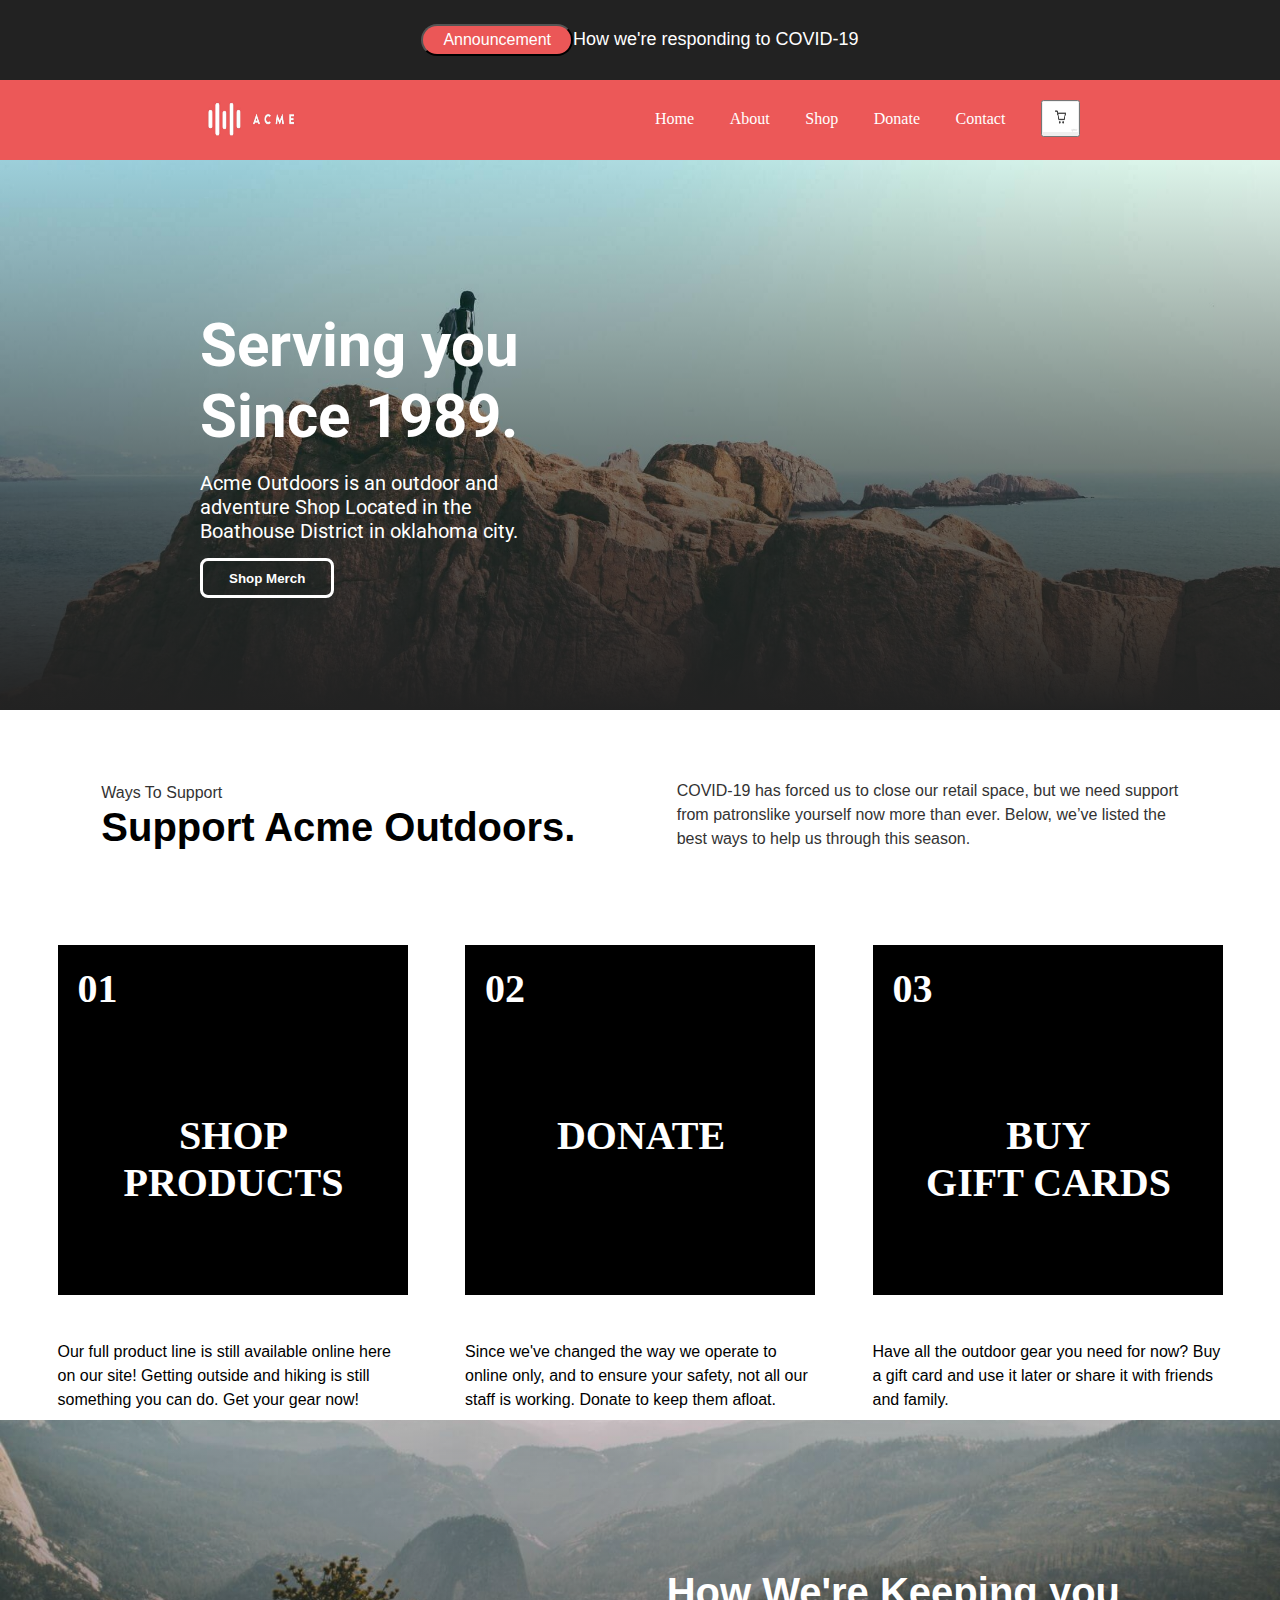
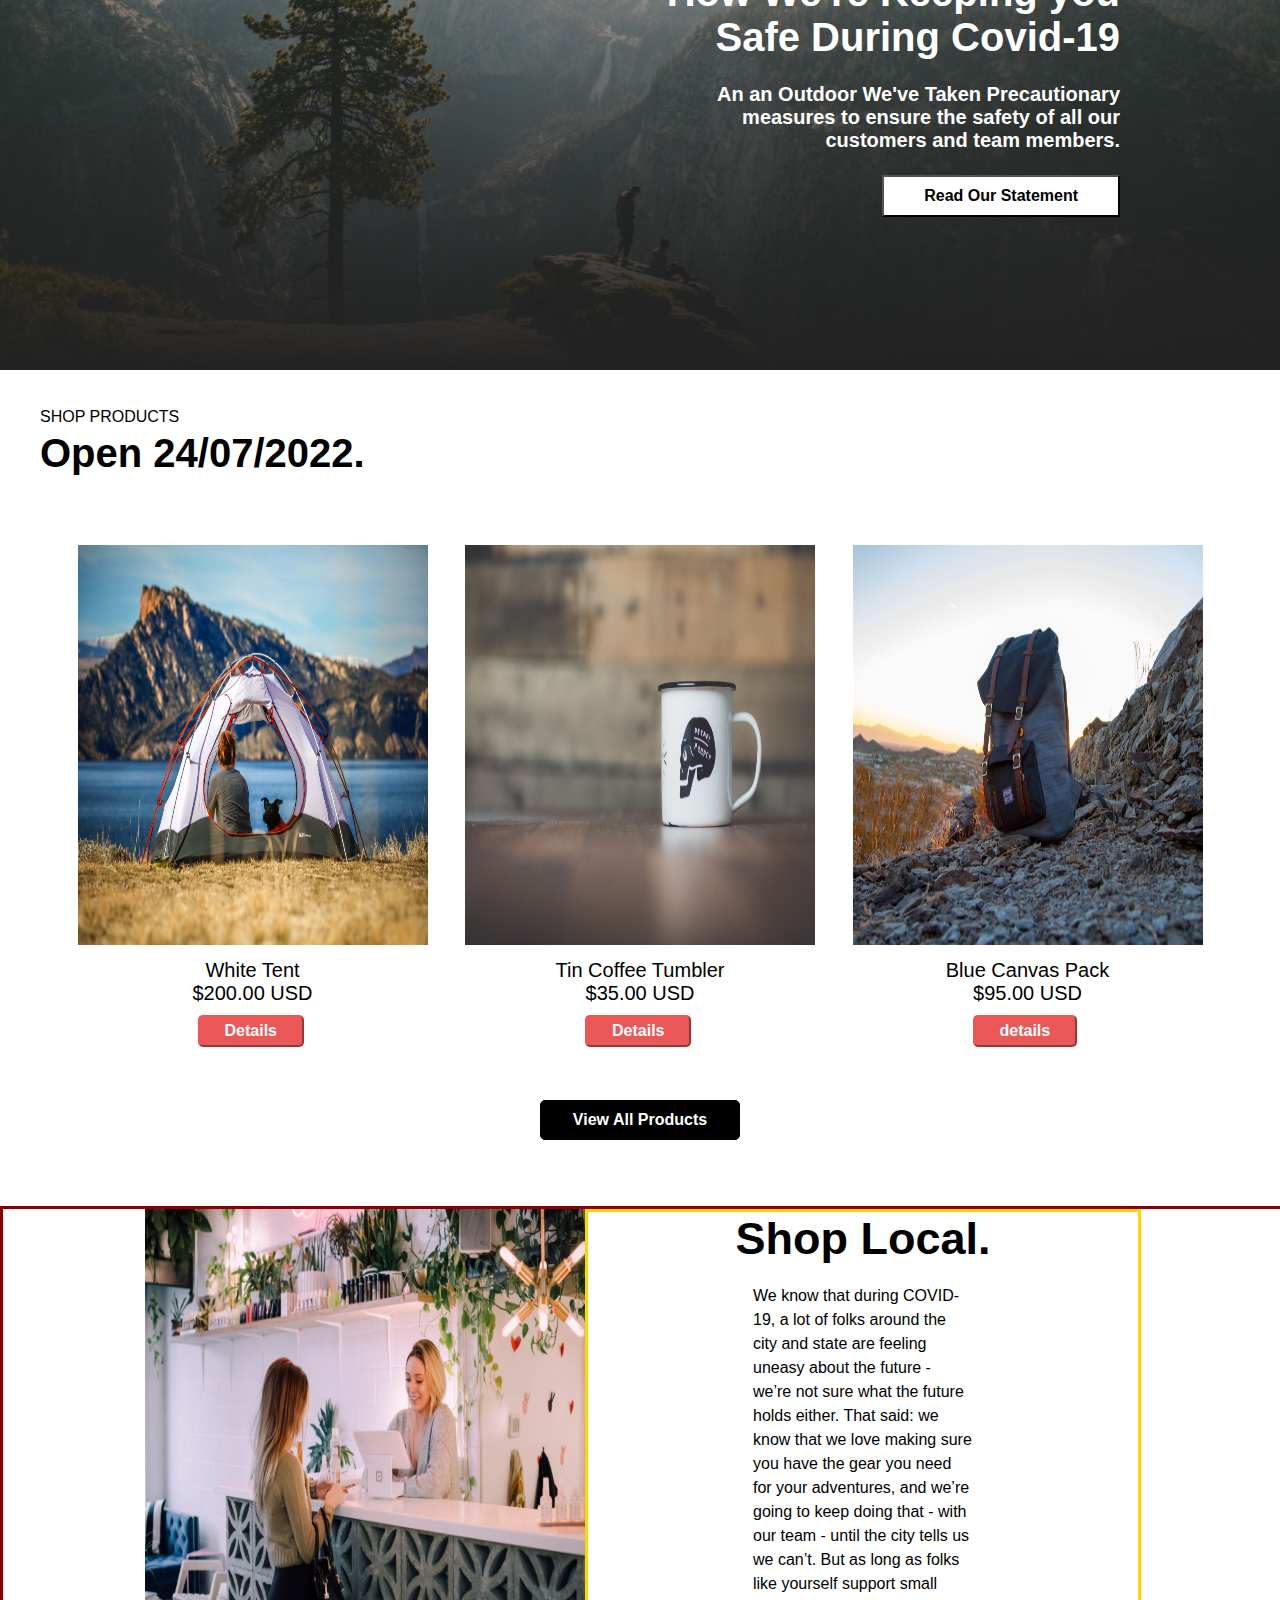
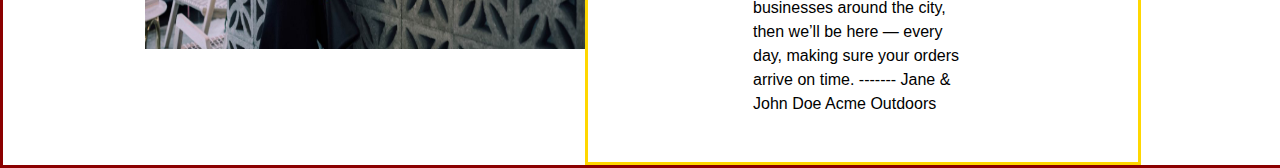
<file: index.html>
<!DOCTYPE html>
<html lang="en">

<head>
    <meta charset="UTF-8">
    <meta http-equiv="X-UA-Compatible" content="IE=edge">
    <meta name="viewport" content="width=device-width, initial-scale=1.0">
    <title>Website_program1</title>
    <link rel="preconnect" href="https://fonts.googleapis.com">
    <link rel="preconnect" href="https://fonts.gstatic.com" crossorigin>
    <link href="https://fonts.googleapis.com/css2?family=Roboto:wght@400;500;700&display=swap" rel="stylesheet">
    <link rel="preconnect" href="https://fonts.googleapis.com">
    <link rel="preconnect" href="https://fonts.gstatic.com" crossorigin>
    <link href="https://fonts.googleapis.com/css2?family=Cormorant+SC:wght@400;500;700&display=swap" rel="stylesheet">
    <link rel="stylesheet" href="style1.css">
</head>

<body>
    <div class="parent">
        <div class="parentchild">
            <h4 class="parenthead"><button class="parentbutton">Announcement</button>How we're responding to COVID-19
            </h4>
        </div>
    </div>
    <nav class="navparent">
        <div class="navleft">
            <img src="acme.png" class="acmelogo" alt="download">
        </div>
        <div class="navright">
            <ol class="navorderlist">
                <li> Home </li>
                <li> About </li>
                <li> Shop </li>
                <li> Donate </li>
                <li> Contact </li>
                <li> <button class="navbutton"> <img src="bucket.jpg" class="bucketlogo" alt="download"></button></li>
            </ol>
        </div>
    </nav>
    <main class="mainparent">
        <div class="maindiv">
            <h1 class="mhead"> Serving you
                <br>
                Since 1989.
            </h1>
            <br>
            <div class="mainpragparent">
                <p class="mainprag"> Acme Outdoors is an outdoor and adventure
                    Shop Located in the Boathouse District in
                    oklahoma city.
                </p>
            </div>
            <br>
            <br>
            <br>
            <button class="mainbutton"> Shop Merch </button>
        </div>
    </main>
    <div class="parentdiv">
        <div class="parentleftdiv">
            <p class="parentleftprag">Ways To Support </p>
            <h1 class="phead">Support Acme Outdoors.</h1>
        </div>
        <div class="parentrightdiv">
            <p class="parentrightprag">COVID-19 has forced us to close our retail space, but we need support from
                patronslike yourself now more
                than ever. Below, we’ve listed the best ways to help us through this season.</p>
        </div>
    </div>
    <div class="container">
        <div class="box">
            <div class="upbox">
                <h1 class="upboxhead">01</h1>
                <p class="upboxprag">
                    SHOP
                    <br>
                    PRODUCTS
                </p>
            </div>
            <div class="lowerbox">
                <p class="prag">Our full product line is still available online here on our site! Getting outside and
                    hiking
                    is still
                    something you can do. Get your gear now!</p>
            </div>
        </div>
        <div class="box">
            <div class="upbox">
                <h1 class="upboxhead">02</h1>
                <p class="upboxprag">
                    DONATE
                </p>
            </div>
            <div class="lowerbox">
                <p class="prag"> Since we've changed the way we operate to online only, and to ensure your safety, not
                    all
                    our staff is
                    working. Donate to keep them afloat.</p>
            </div>
        </div>
        <div class="box">
            <div class="upbox">
                <h1 class="upboxhead">03</h1>
                <p class="upboxprag">
                    BUY
                    <br>
                    GIFT CARDS
                </p>
            </div>
            <div class="lowerbox">
                <p class="prag"> Have all the outdoor gear you need for now? Buy a gift card and use it later or share
                    it
                    with friends
                    and family.</p>
            </div>
        </div>
    </div>
    <div class="backgrounddiv">
        <div class="innerdiv">
            <h1 class="backgroundhead">
                How We're Keeping you
                <br>
                Safe During Covid-19
            </h1>
            <br>
            <p class="backgroundprag"> An an Outdoor We've Taken Precautionary
                <br>
                measures to ensure the safety of all our
                <br>
                customers and team members.
            </p>
            <br>
            <button class="backgroundbutton"> Read Our Statement </button>
        </div>
    </div>
    <div class="datediv">
        <div class="innerdatediv">
            <p class="dateprag"> SHOP PRODUCTS </p>
            <h1 class="datehead"> Open 24/07/2022.</h1>
        </div>
    </div>
    <div class="imagedivparent">
        <div class="container1">
            <div class="imagediv">
                <img src="photo1.jpg" class="image" alt="onlinelink">
                <h3 class="imagehead">
                    White Tent
                    <br>
                    $200.00 USD
                </h3>
                <button class="buttonimage"> Details </button>
            </div>
            <div class="imagediv">
                <img src="photo2.jpg" class="image" alt="onlinelink">
                <h3 class="imagehead">
                    Tin Coffee Tumbler
                    <br>
                    $35.00 USD
                </h3>
                <button class="buttonimage"> Details </button>
            </div>
            <div class="imagediv">
                <img src="photo3.jpg" class="image" alt="onlinelink">
                <h3 class="imagehead">
                    Blue Canvas Pack
                    <br>
                    $95.00 USD
                </h3>
                <button class="buttonimage"> details </button>
            </div>
        </div>
    </div>
    <div class="viewallproducts">
        <button class="viewitems"> View All Products </button>
    </div>
    <br>
    <br>
    <div class="shoplocal">
        <div class="container2">
            <img src="shopimage.jpg" class="girlimage" alt="onlinelink">
            <div class="innershoplocal">
                <h1 class="shoplocalhead">
                    Shop Local.
                </h1>
                <br>
                <p class="shoplocalprag">We know that during COVID-19, a lot of folks around the city and state are
                    feeling
                    uneasy about the
                    future - we’re not sure what the future holds either.

                    That said: we know that we love making sure you have the gear you need for your adventures, and
                    we’re
                    going to keep doing that - with our team - until the city tells us we can’t.

                    But as long as folks like yourself support small businesses around the city, then we’ll be here —
                    every
                    day, making sure your orders arrive on time.

                    -------

                    Jane & John Doe
                    Acme Outdoors</p>
            </div>
        </div>
    </div>
</body>

</html>
</file>
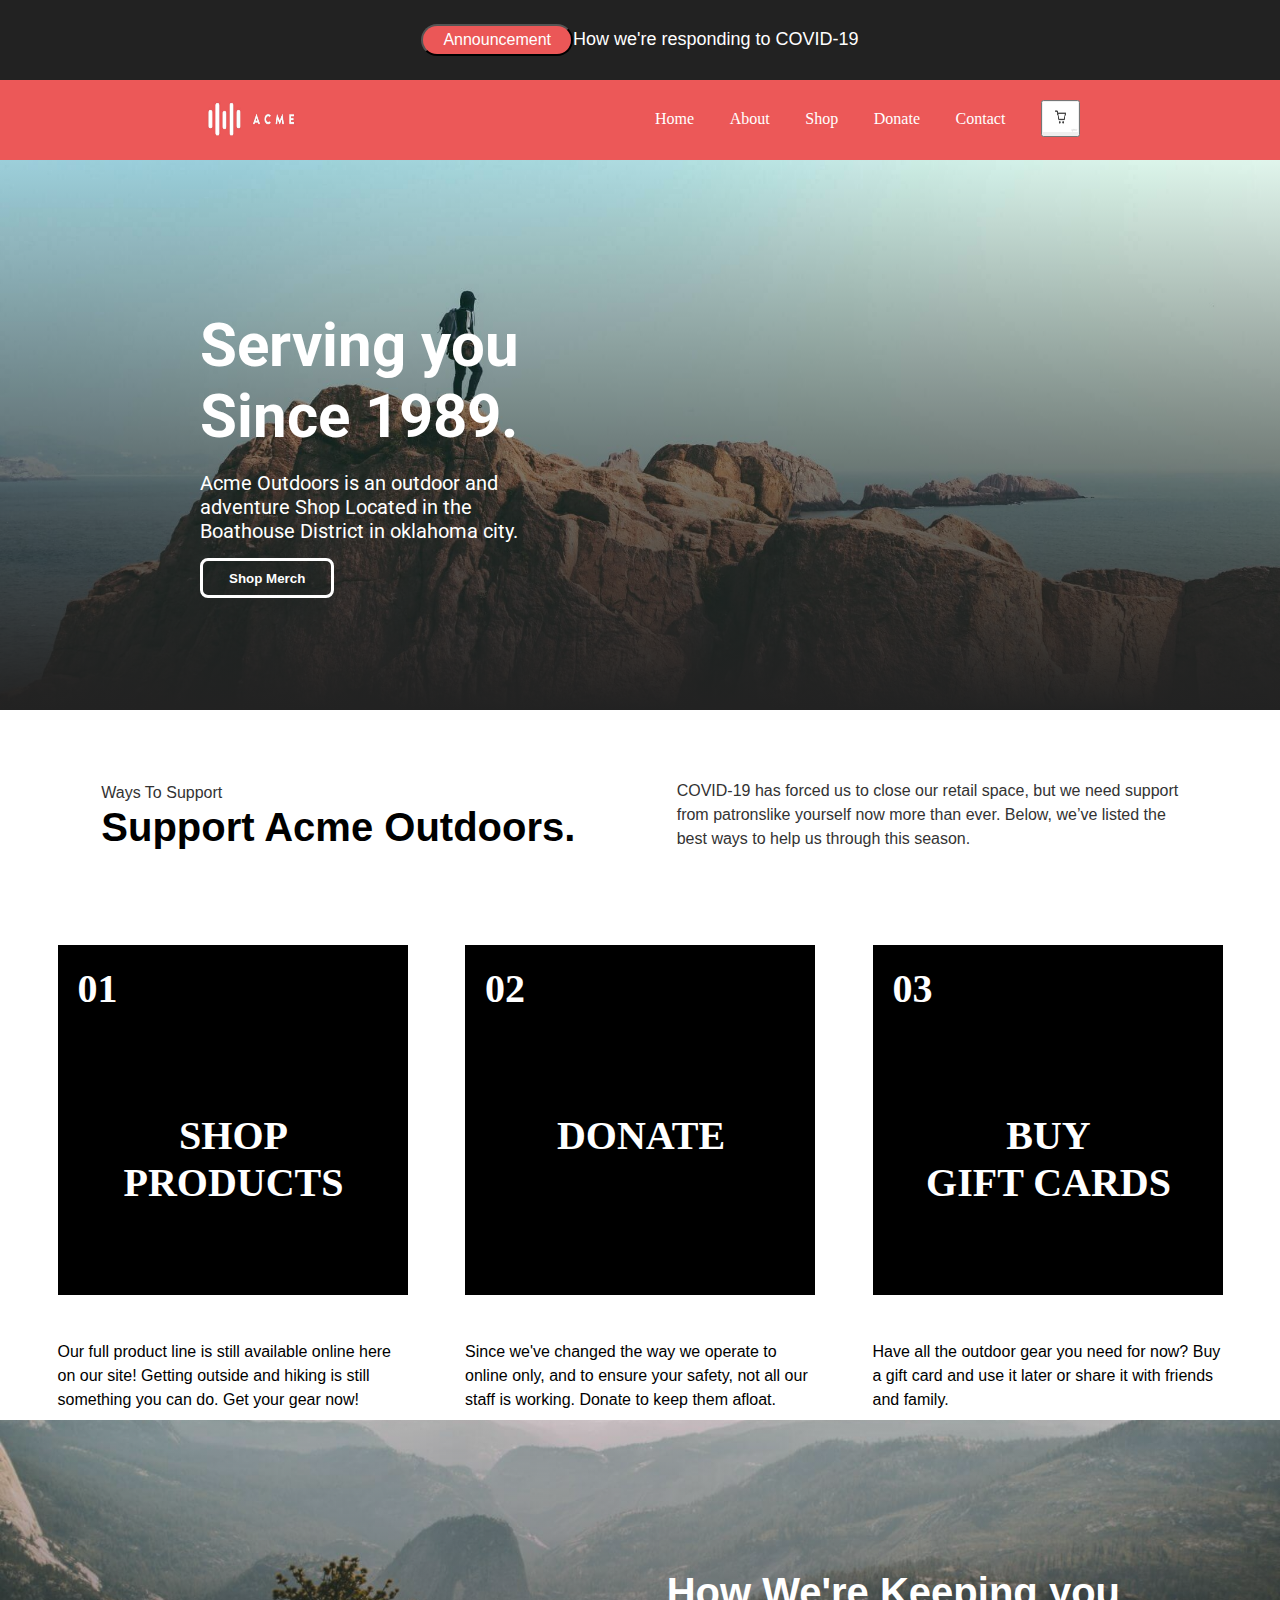
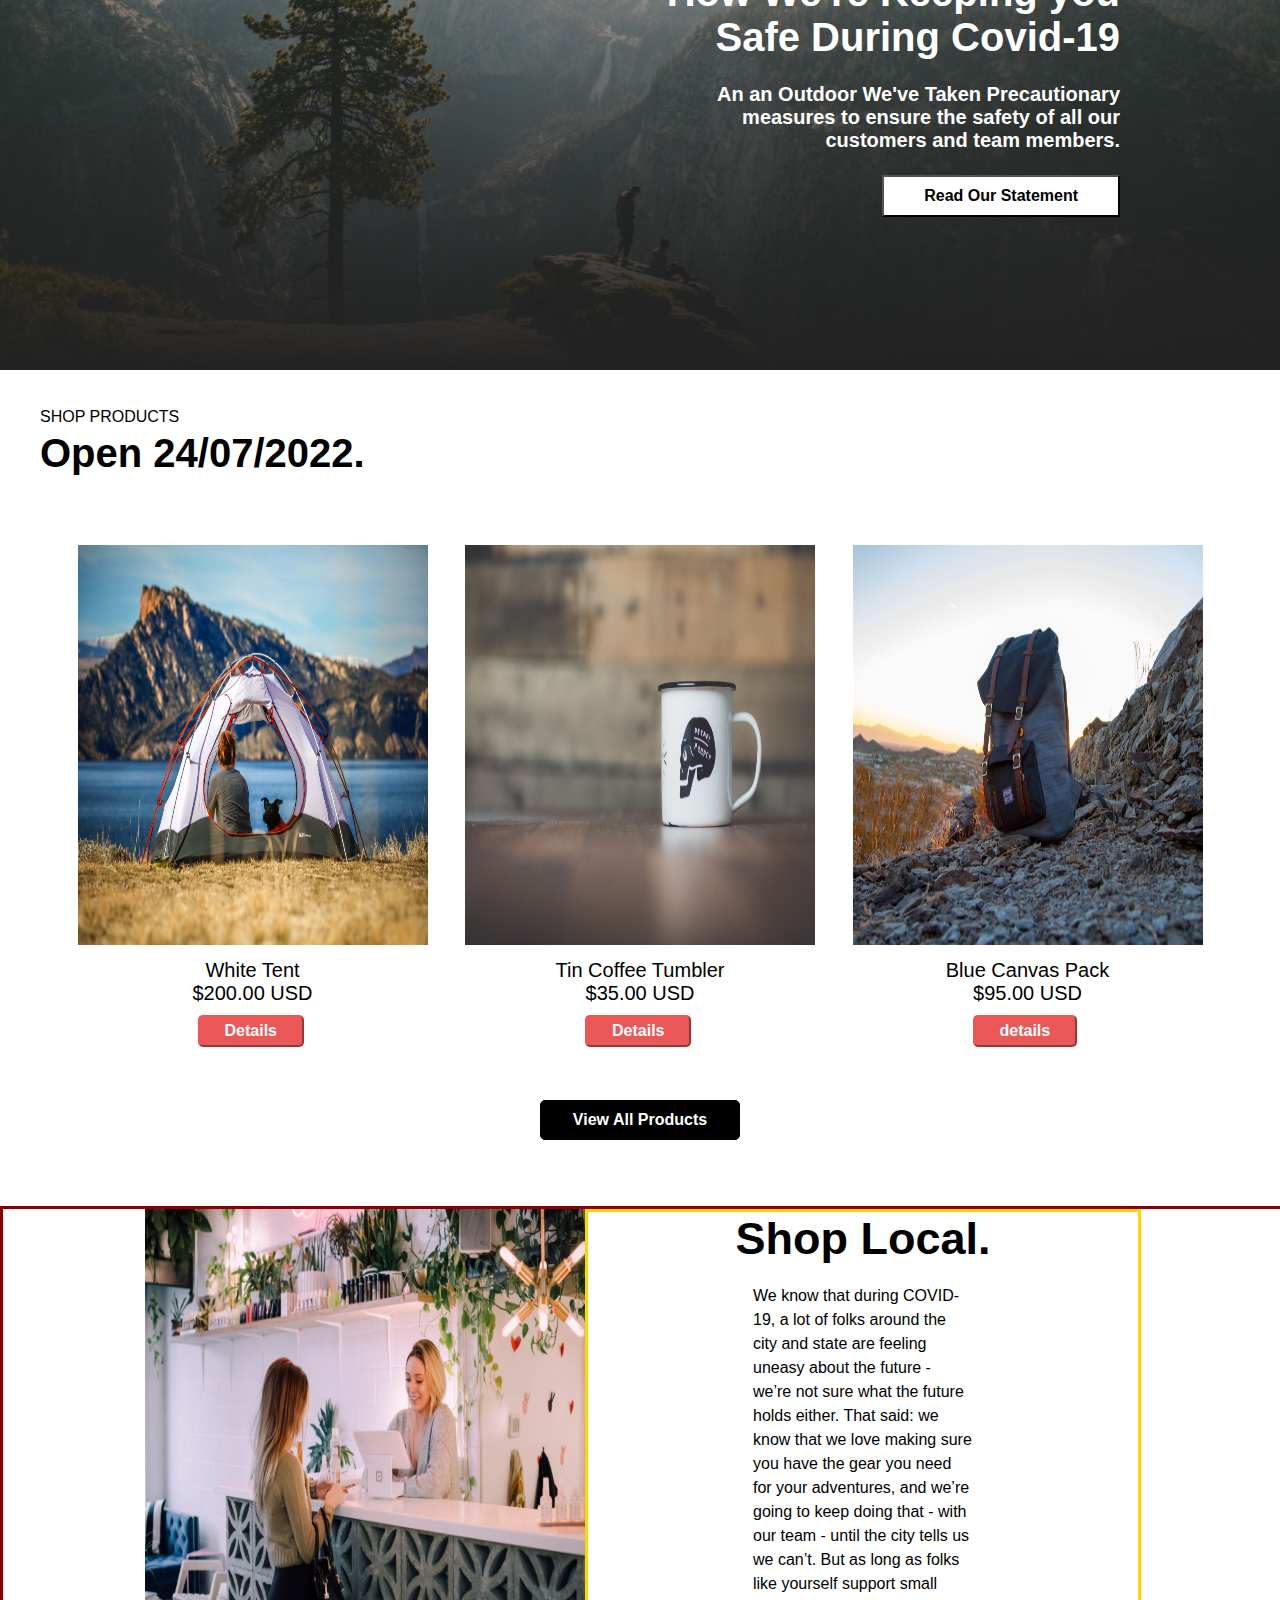
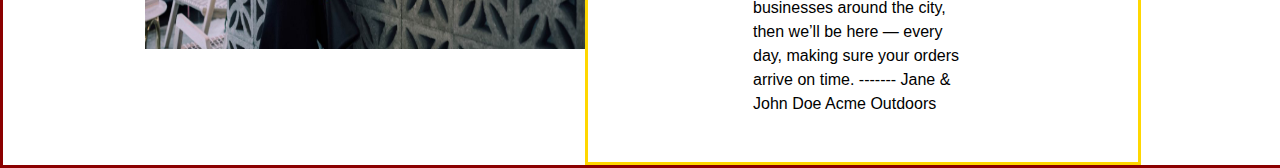
<file: website_program1.html>
<!DOCTYPE html>
<html lang="en">

<head>
    <meta charset="UTF-8">
    <meta http-equiv="X-UA-Compatible" content="IE=edge">
    <meta name="viewport" content="width=device-width, initial-scale=1.0">
    <title>Website_program1</title>
    <link rel="preconnect" href="https://fonts.googleapis.com">
    <link rel="preconnect" href="https://fonts.gstatic.com" crossorigin>
    <link href="https://fonts.googleapis.com/css2?family=Roboto:wght@400;500;700&display=swap" rel="stylesheet">
    <link rel="preconnect" href="https://fonts.googleapis.com">
    <link rel="preconnect" href="https://fonts.gstatic.com" crossorigin>
    <link href="https://fonts.googleapis.com/css2?family=Cormorant+SC:wght@400;500;700&display=swap" rel="stylesheet">
    <link rel="stylesheet" href="style1.css">
</head>

<body>
    <div class="parent">
        <div class="parentchild">
            <h4 class="parenthead"><button class="parentbutton">Announcement</button>How we're responding to COVID-19
            </h4>
        </div>
    </div>
    <nav class="navparent">
        <div class="navleft">
            <img src="acme.png" class="acmelogo" alt="download">
        </div>
        <div class="navright">
            <ol class="navorderlist">
                <li> Home </li>
                <li> About </li>
                <li> Shop </li>
                <li> Donate </li>
                <li> Contact </li>
                <li> <button class="navbutton"> <img src="bucket.jpg" class="bucketlogo" alt="download"></button></li>
            </ol>
        </div>
    </nav>
    <main class="mainparent">
        <div class="maindiv">
            <h1 class="mhead"> Serving you
                <br>
                Since 1989.
            </h1>
            <br>
            <div class="mainpragparent">
                <p class="mainprag"> Acme Outdoors is an outdoor and adventure
                    Shop Located in the Boathouse District in
                    oklahoma city.
                </p>
            </div>
            <br>
            <br>
            <br>
            <button class="mainbutton"> Shop Merch </button>
        </div>
    </main>
    <div class="parentdiv">
        <div class="parentleftdiv">
            <p class="parentleftprag">Ways To Support </p>
            <h1 class="phead">Support Acme Outdoors.</h1>
        </div>
        <div class="parentrightdiv">
            <p class="parentrightprag">COVID-19 has forced us to close our retail space, but we need support from
                patronslike yourself now more
                than ever. Below, we’ve listed the best ways to help us through this season.</p>
        </div>
    </div>
    <div class="container">
        <div class="box">
            <div class="upbox">
                <h1 class="upboxhead">01</h1>
                <p class="upboxprag">
                    SHOP
                    <br>
                    PRODUCTS
                </p>
            </div>
            <div class="lowerbox">
                <p class="prag">Our full product line is still available online here on our site! Getting outside and
                    hiking
                    is still
                    something you can do. Get your gear now!</p>
            </div>
        </div>
        <div class="box">
            <div class="upbox">
                <h1 class="upboxhead">02</h1>
                <p class="upboxprag">
                    DONATE
                </p>
            </div>
            <div class="lowerbox">
                <p class="prag"> Since we've changed the way we operate to online only, and to ensure your safety, not
                    all
                    our staff is
                    working. Donate to keep them afloat.</p>
            </div>
        </div>
        <div class="box">
            <div class="upbox">
                <h1 class="upboxhead">03</h1>
                <p class="upboxprag">
                    BUY
                    <br>
                    GIFT CARDS
                </p>
            </div>
            <div class="lowerbox">
                <p class="prag"> Have all the outdoor gear you need for now? Buy a gift card and use it later or share
                    it
                    with friends
                    and family.</p>
            </div>
        </div>
    </div>
    <div class="backgrounddiv">
        <div class="innerdiv">
            <h1 class="backgroundhead">
                How We're Keeping you
                <br>
                Safe During Covid-19
            </h1>
            <br>
            <p class="backgroundprag"> An an Outdoor We've Taken Precautionary
                <br>
                measures to ensure the safety of all our
                <br>
                customers and team members.
            </p>
            <br>
            <button class="backgroundbutton"> Read Our Statement </button>
        </div>
    </div>
    <div class="datediv">
        <div class="innerdatediv">
            <p class="dateprag"> SHOP PRODUCTS </p>
            <h1 class="datehead"> Open 24/07/2022.</h1>
        </div>
    </div>
    <div class="imagedivparent">
        <div class="container1">
            <div class="imagediv">
                <img src="photo1.jpg" class="image" alt="onlinelink">
                <h3 class="imagehead">
                    White Tent
                    <br>
                    $200.00 USD
                </h3>
                <button class="buttonimage"> Details </button>
            </div>
            <div class="imagediv">
                <img src="photo2.jpg" class="image" alt="onlinelink">
                <h3 class="imagehead">
                    Tin Coffee Tumbler
                    <br>
                    $35.00 USD
                </h3>
                <button class="buttonimage"> Details </button>
            </div>
            <div class="imagediv">
                <img src="photo3.jpg" class="image" alt="onlinelink">
                <h3 class="imagehead">
                    Blue Canvas Pack
                    <br>
                    $95.00 USD
                </h3>
                <button class="buttonimage"> details </button>
            </div>
        </div>
    </div>
    <div class="viewallproducts">
        <button class="viewitems"> View All Products </button>
    </div>
    <br>
    <br>
    <div class="shoplocal">
        <div class="container2">
            <img src="shopimage.jpg" class="girlimage" alt="onlinelink">
            <div class="innershoplocal">
                <h1 class="shoplocalhead">
                    Shop Local.
                </h1>
                <br>
                <p class="shoplocalprag">We know that during COVID-19, a lot of folks around the city and state are
                    feeling
                    uneasy about the
                    future - we’re not sure what the future holds either.

                    That said: we know that we love making sure you have the gear you need for your adventures, and
                    we’re
                    going to keep doing that - with our team - until the city tells us we can’t.

                    But as long as folks like yourself support small businesses around the city, then we’ll be here —
                    every
                    day, making sure your orders arrive on time.

                    -------

                    Jane & John Doe
                    Acme Outdoors</p>
            </div>
        </div>
    </div>
</body>

</html>
</file>
<file: style1.css>
* {
    margin: 0px;
    padding: 0px;
    list-style: none;
    /* font-family: 'Roboto', sans-serif;  */
}

.parent {
    height: 80px;
    width: 100%;
    /* border: solid red; */
    display: flex;
    justify-content: center;
    align-items: center;
    background-color: #222222;
    color: white;
    font-size: 18px;
    font-family: sans-serif;
    font-weight: 300;
}

.parenthead {
    color: white;
    font-size: 18px;
    font-family: sans-serif;
    font-weight: 300;
}

.parentchild {
    height: 40px;
    width: 100%;
    /* border: solid blue; */
    display: flex;
    justify-content: center;
    align-items: center;
    padding-top: 20px;
    padding-bottom: 20px;
}

.parentbutton {
    border-radius: 50px;
    padding: 5px;
    color: white;
    background-color: #eb5757;
    padding-left: 20px;
    padding-right: 20px;
    padding-top: 5px;
    padding-bottom: 5px;
    font-weight: 400;
    font-size: 16px;
}

.navparent {
    height: 80px;
    width: 100%;
    /* border: solid green; */
    display: flex;
    justify-content: space-between;
    align-items: center;
    background-color: #ec5858;
}

.navleft {
    height: 40px;
    width: 30%;
    /* border: solid orangered; */
    padding-left: 200px;
}

.navright {
    height: 40px;
    width: 50%;
    /* border: solid violet; */
    padding-left: 200px;
    padding-right: 200px;
    color: white;
}

.acmelogo {
    height: 40px;
    width: 100px;
}

.bucketlogo {
    height: 30px;
    width: 35px;
    background-color: black;
}

.navorderlist {
    display: flex;
    justify-content: space-between;
    align-items: center;
}

.mainparent {
    height: 400px;
    width: 100%;
    /* border: solid palevioletred; */
    padding-top: 150px;
    background-image: linear-gradient(360deg, #222, rgba(34, 34, 34, 0)), url("background.jpg");
    background-position: 0px 0px, 50% 50%;
    background-size: auto, cover;
    /* background-repeat: no-repeat; */
    color: white;
    font-family: 'Roboto', sans-serif;
}

.maindiv {
    height: 550px;
    width: 35%;
    /* border: solid black; */
    padding-left: 200px;
}

.mhead {
    font-weight: 700;
    font-size: 60px;
}

.mainpragparent {
    height: 30px;
    width: 75%;
}

.mainprag {
    font-size: 20px;
}

.mainbutton {
    height: 40px;
    width: 30%;
    color: white;
    background-color: transparent;
    padding-left: 10px;
    padding-right: 10px;
    padding-top: 10px;
    padding-bottom: 10px;
    border: solid white;
    border-radius: 8px;
    font-weight: 700;
}

.parentdiv {
    height: 80px;
    width: 100%;
    /* border: solid green; */
    padding-top: 65px;
    padding-bottom: 65px;
    display: flex;
    justify-content: space-evenly;
    align-items: center;
}

.parentleft {
    height: 80px;
    width: 50%;
    border: solid blue;
}

.phead {
    font-size: 40px;
    font-weight: bold;
    font-family: Sen, sans-serif;
}

.parentleftprag {
    font-family: Sen, sans-serif;
    color: #333;
    font-size: 16px;
    line-height: 1.5;
}

.parentright {
    height: 80px;
    width: 50%;
    border: solid red;
}

.parentrightprag {

    font-family: Sen, sans-serif;
    color: #333;
    font-size: 16px;
    line-height: 1.5;
    width: 502px;
}

.container {
    height: 500px;
    width: 100%;
    /* border: solid darkblue; */
    display: flex;
    justify-content: space-evenly;
    align-items: center;
}

.box {
    height: 450px;
    width: 350px;
    /* border: solid red; */
}

.upbox {
    height: 350px;
    width: 100%;
    /* border: solid royalblue; */
    background-color: black;
    color: white;
}

.upboxhead {
    padding-top: 20px;
    padding-left: 20px;
    font-size: 40px;
    font-weight: 700;
}

.upboxprag {
    padding-top: 100px;
    padding-left: 2px;
    font-size: 40px;
    font-weight: 700;
    display: flex;
    align-items: center;
    justify-content: center;
    text-align: center;
}

.lowerbox {
    padding-top: 45px;
    font-family: Sen, sans-serif;
    font-size: 16px;
    line-height: 1.5;
}

.backgrounddiv {
    height: 550px;
    width: 100%;
    /* border: solid navy; */
    background-image: linear-gradient(180deg, rgba(34, 34, 34, 0.17), #222), url("image.jpg");
    background-position: 0px 0px, 50% 50%;
    background-size: auto, cover;
    display: flex;
    align-items: center;
    justify-content: center;
}

.innerdiv {
    height: 450px;
    width: 100%;
    /* border: solid darkmagenta; */
    text-align: right;
    position: relative;
    right: 160px;
    top: 100px;
    font-family: Sen, sans-serif;
    font-weight: bold;
    font-size: 20px;
    color: white;
}

.backgroundbutton {
    padding-left: 40px;
    padding-right: 40px;
    padding-top: 10px;
    padding-bottom: 10px;
    background-color: white;
    color: black;
    font-size: 16px;
    font-weight: bold;

}

.datediv {
    height: 150px;
    width: 100%;
    /* border: solid firebrick; */
    display: flex;
    justify-content: center;
    align-items: center;
}

.innerdatediv {
    height: 80px;
    width: 1200px;
    /* border: solid olivedrab; */
}

.dateprag {
    font-family: Sen, sans-serif;
    font-size: 16px;
    line-height: 1.5;
}

.datehead {
    font-family: Sen, sans-serif;
    font-size: 40px;
    font-weight: bold;
    line-height: 1.2;
}

.imagedivparent {
    height: auto;
    width: 100%;
    /* border: solid yellowgreen; */
    display: flex;
    justify-content: space-evenly;
    align-items: center;
}

.imagediv {
    height: 500px;
    width: 350px;
    /* border: solid blue; */
}

.image {
    height: 400px;
    width: 350px;
}

.container1 {
    height: 550px;
    width: 1200px;
    /* border: solid red; */
    display: flex;
    justify-content: space-evenly;
    align-items: center;
}

.imagehead {
    font-size: 20px;
    font-weight: 400;
    text-align: center;
    font-family: Sen, sans-serif;
    padding-top: 10px;
}

.buttonimage {
    font-family: Sen, sans-serif;
    font-size: 16px;
    font-weight: 700;
    align-items: center;
    padding: 5px 25px;
    border-color: #eb5757;
    border-radius: 5px;
    background-color: #eb5757;
    color: white;
    margin-left: 120px;
    margin-top: 10px;
}

.viewallproducts {
    height: 100px;
    width: 100%;
    /* border: solid black; */
    display: flex;
    justify-content: center;
    align-items: center;
}

.viewitems {
    height: 40px;
    width: 200px;
    color: white;
    background-color: black;
    font-family: Sen, sans-serif;
    font-size: 16px;
    padding: 5px 25px;
    border-style: solid;
    border-width: 1px;
    border-radius: 5px;
    font-weight: 700;
}

.shoplocal {
    height: auto;
    width: 100%;
    border: solid darkred;
    display: flex;
    justify-content: center;
}

.innershoplocal {
    height: 550px;
    width: 550px;
    border: solid gold;
}

.girlimage {
    height: 440px;
    width: 440px;
}

.shoplocalhead {
    font-size: 45px;
    line-height: 1.2;
    font-weight: bold;
    font-family: Sen, sans-serif;
    text-align: center;
}

.shoplocalprag {
    font-family: Sen, sans-serif;
    font-size: 16px;
    line-height: 1.5;
    margin-left: 165px;
    margin-right: 165px;
}

.container2 {
    width: 1200px;
    display: flex;
    justify-content: center;
}
</file>
